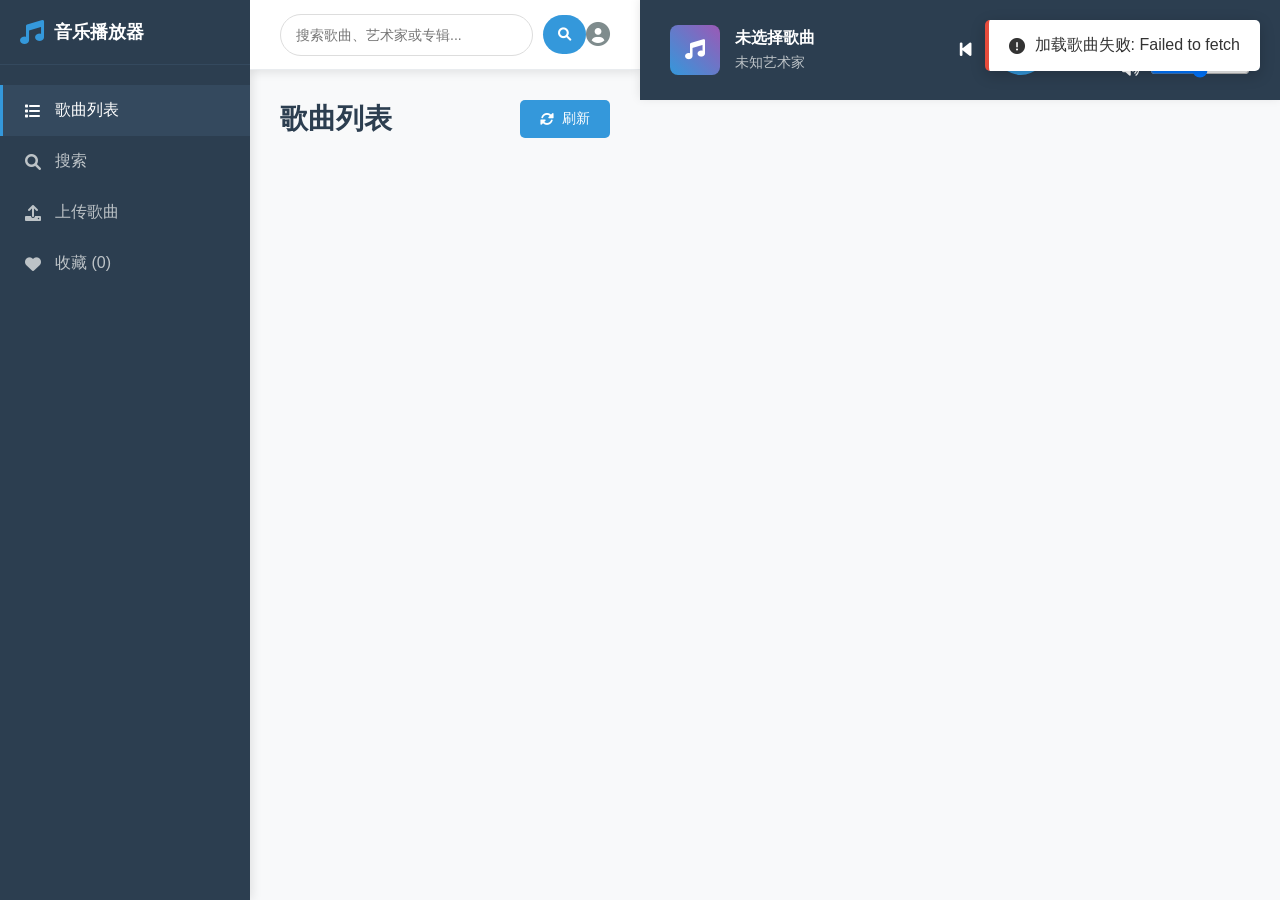
<file: music-front/index.html>
<!DOCTYPE html>
<html lang="zh-CN">
<head>
    <meta charset="UTF-8">
    <meta name="viewport" content="width=device-width, initial-scale=1.0">
    <title>音乐播放器</title>
    <link rel="shortcut icon" href="./assets/favicon.ico" type="image/x-icon"/>
    <link rel="stylesheet" href="./css/index.css">
    <link href="https://cdnjs.cloudflare.com/ajax/libs/font-awesome/6.0.0/css/all.min.css" rel="stylesheet">
</head>
<body>
    <div class="app-container">
        <!-- 侧边栏 -->
        <div class="sidebar">
            <div class="logo">
                <i class="fas fa-music"></i>
                <span>音乐播放器</span>
            </div>
            <nav class="nav-menu">
                <a href="#" class="nav-item active" data-section="songs">
                    <i class="fas fa-list"></i>
                    <span>歌曲列表</span>
                </a>
                <a href="#" class="nav-item" data-section="search">
                    <i class="fas fa-search"></i>
                    <span>搜索</span>
                </a>
                <a href="#" class="nav-item" data-section="upload">
                    <i class="fas fa-upload"></i>
                    <span>上传歌曲</span>
                </a>
                <a href="#" class="nav-item" data-section="favorites">
                    <i class="fas fa-heart"></i>
                    <span>收藏</span>
                </a>
            </nav>
        </div>

        <!-- 主内容区 -->
        <div class="main-content">
            <!-- 顶部搜索栏 -->
            <div class="top-bar">
                <div class="search-container">
                    <input type="text" id="searchInput" placeholder="搜索歌曲、艺术家或专辑...">
                    <button id="searchBtn"><i class="fas fa-search"></i></button>
                </div>
                <div class="user-info">
                    <i class="fas fa-user-circle"></i>
                </div>
            </div>

            <!-- 内容区域 -->
            <div class="content-area">
                <!-- 歌曲列表页面 -->
                <div id="songs-section" class="section active">
                    <div class="section-header">
                        <h2>歌曲列表</h2>
                        <div class="section-actions">
                            <button class="btn btn-primary" id="refreshSongs">
                                <i class="fas fa-sync-alt"></i> 刷新
                            </button>
                        </div>
                    </div>
                    <div class="songs-grid" id="songsGrid">
                        <!-- 歌曲卡片将在这里动态生成 -->
                    </div>
                </div>

                <!-- 搜索页面 -->
                <div id="search-section" class="section">
                    <div class="section-header">
                        <h2>搜索歌曲</h2>
                    </div>
                    <div class="search-filters">
                        <button class="filter-btn active" data-type="all">全部</button>
                        <button class="filter-btn" data-type="title">标题</button>
                        <button class="filter-btn" data-type="artist">艺术家</button>
                        <button class="filter-btn" data-type="album">专辑</button>
                        <button class="filter-btn" data-type="genre">流派</button>
                        <button class="filter-btn" data-type="language">语言</button>
                    </div>
                    <div class="search-results" id="searchResults">
                        <!-- 搜索结果将在这里显示 -->
                    </div>
                </div>

                <!-- 上传页面 -->
                <div id="upload-section" class="section">
                    <div class="section-header">
                        <h2>上传歌曲</h2>
                    </div>
                    <div class="upload-form">
                        <form id="uploadForm">
                            <div class="form-group">
                                <label for="songFile">音频文件 *</label>
                                <input type="file" id="songFile" name="file" accept="audio/*" required>
                            </div>
                            <div class="form-group">
                                <label for="lyricsFile">歌词文件 (可选)</label>
                                <input type="file" id="lyricsFile" name="lyricsFile" accept=".txt,.lrc,.srt">
                            </div>
                            <div class="form-row">
                                <div class="form-group">
                                    <label for="title">歌曲标题 *</label>
                                    <input type="text" id="title" name="title" required>
                                </div>
                                <div class="form-group">
                                    <label for="artist">艺术家</label>
                                    <input type="text" id="artist" name="artist">
                                </div>
                            </div>
                            <div class="form-row">
                                <div class="form-group">
                                    <label for="album">专辑</label>
                                    <input type="text" id="album" name="album">
                                </div>
                                <div class="form-group">
                                    <label for="genre">流派</label>
                                    <input type="text" id="genre" name="genre">
                                </div>
                            </div>
                            <div class="form-row">
                                <div class="form-group">
                                    <label for="releaseYear">发行年份</label>
                                    <input type="number" id="releaseYear" name="releaseYear" min="1900" max="2030">
                                </div>
                                <div class="form-group">
                                    <label for="durationSeconds">时长(秒)</label>
                                    <input type="number" id="durationSeconds" name="durationSeconds" min="1">
                                </div>
                            </div>
                            <div class="form-group">
                                <label for="language">语言</label>
                                <select id="language" name="language">
                                    <option value="">选择语言</option>
                                    <option value="中文">中文</option>
                                    <option value="英文">英文</option>
                                    <option value="日文">日文</option>
                                    <option value="韩文">韩文</option>
                                    <option value="其他">其他</option>
                                </select>
                            </div>
                            <div class="form-actions">
                                <button type="submit" class="btn btn-primary">
                                    <i class="fas fa-upload"></i> 上传歌曲
                                </button>
                                <button type="reset" class="btn btn-secondary">
                                    <i class="fas fa-undo"></i> 重置
                                </button>
                            </div>
                        </form>
                    </div>
                </div>

                <!-- 收藏页面 -->
                <div id="favorites-section" class="section">
                    <div class="section-header">
                        <h2>我的收藏</h2>
                    </div>
                    <div class="favorites-grid" id="favoritesGrid">
                        <!-- 收藏的歌曲将在这里显示 -->
                    </div>
                </div>
            </div>
        </div>

        <!-- 歌词滚动显示区域，初始隐藏，点击播放器栏弹出 -->
        <div class="lyrics-container collapsed" id="lyricsPanel">
            <div id="lyrics"></div>
        </div>

        <!-- 播放器控制栏 -->
        <div class="player-bar" id="playerBar">
            <div class="player-info">
                <div class="song-cover">
                    <i class="fas fa-music"></i>
                </div>
                <div class="song-details">
                    <div class="song-title" id="currentSongTitle">未选择歌曲</div>
                    <div class="song-artist" id="currentSongArtist">未知艺术家</div>
                </div>
            </div>
            
            <div class="player-controls">
                <button class="control-btn" id="prevBtn">
                    <i class="fas fa-step-backward"></i>
                </button>
                <button class="control-btn play-btn" id="playBtn">
                    <i class="fas fa-play"></i>
                </button>
                <button class="control-btn" id="nextBtn">
                    <i class="fas fa-step-forward"></i>
                </button>
            </div>
            
            <div class="player-progress">
                <div class="time-display">
                    <span id="currentTime">0:00</span>
                    <span>/</span>
                    <span id="totalTime">0:00</span>
                </div>
                <div class="progress-bar" id="progressBar">
                    <div class="progress-fill" id="progressFill"></div>
                    <input type="range" id="progressSlider" min="0" max="100" value="0">
                </div>
                <div class="volume-control">
                    <i class="fas fa-volume-up"></i>
                    <input type="range" id="volumeSlider" min="0" max="100" value="50">
                </div>
            </div>
        </div>
        <!-- 音频元素 -->
        <audio id="audioPlayer" preload="metadata">
            您的浏览器不支持音频播放。
        </audio>
    </div>

    <!-- 加载提示 -->
    <div id="loadingOverlay" class="loading-overlay">
        <div class="loading-spinner">
            <i class="fas fa-spinner fa-spin"></i>
            <p>加载中...</p>
        </div>
    </div>

    <!-- 消息提示 -->
    <div id="messageContainer" class="message-container"></div>

    <script src="./js/api.js"></script>
    <script src="./js/player.js"></script>
    <script src="./js/ui.js"></script>
    <script src="./js/index.js"></script>
</body>
</html>
</file>
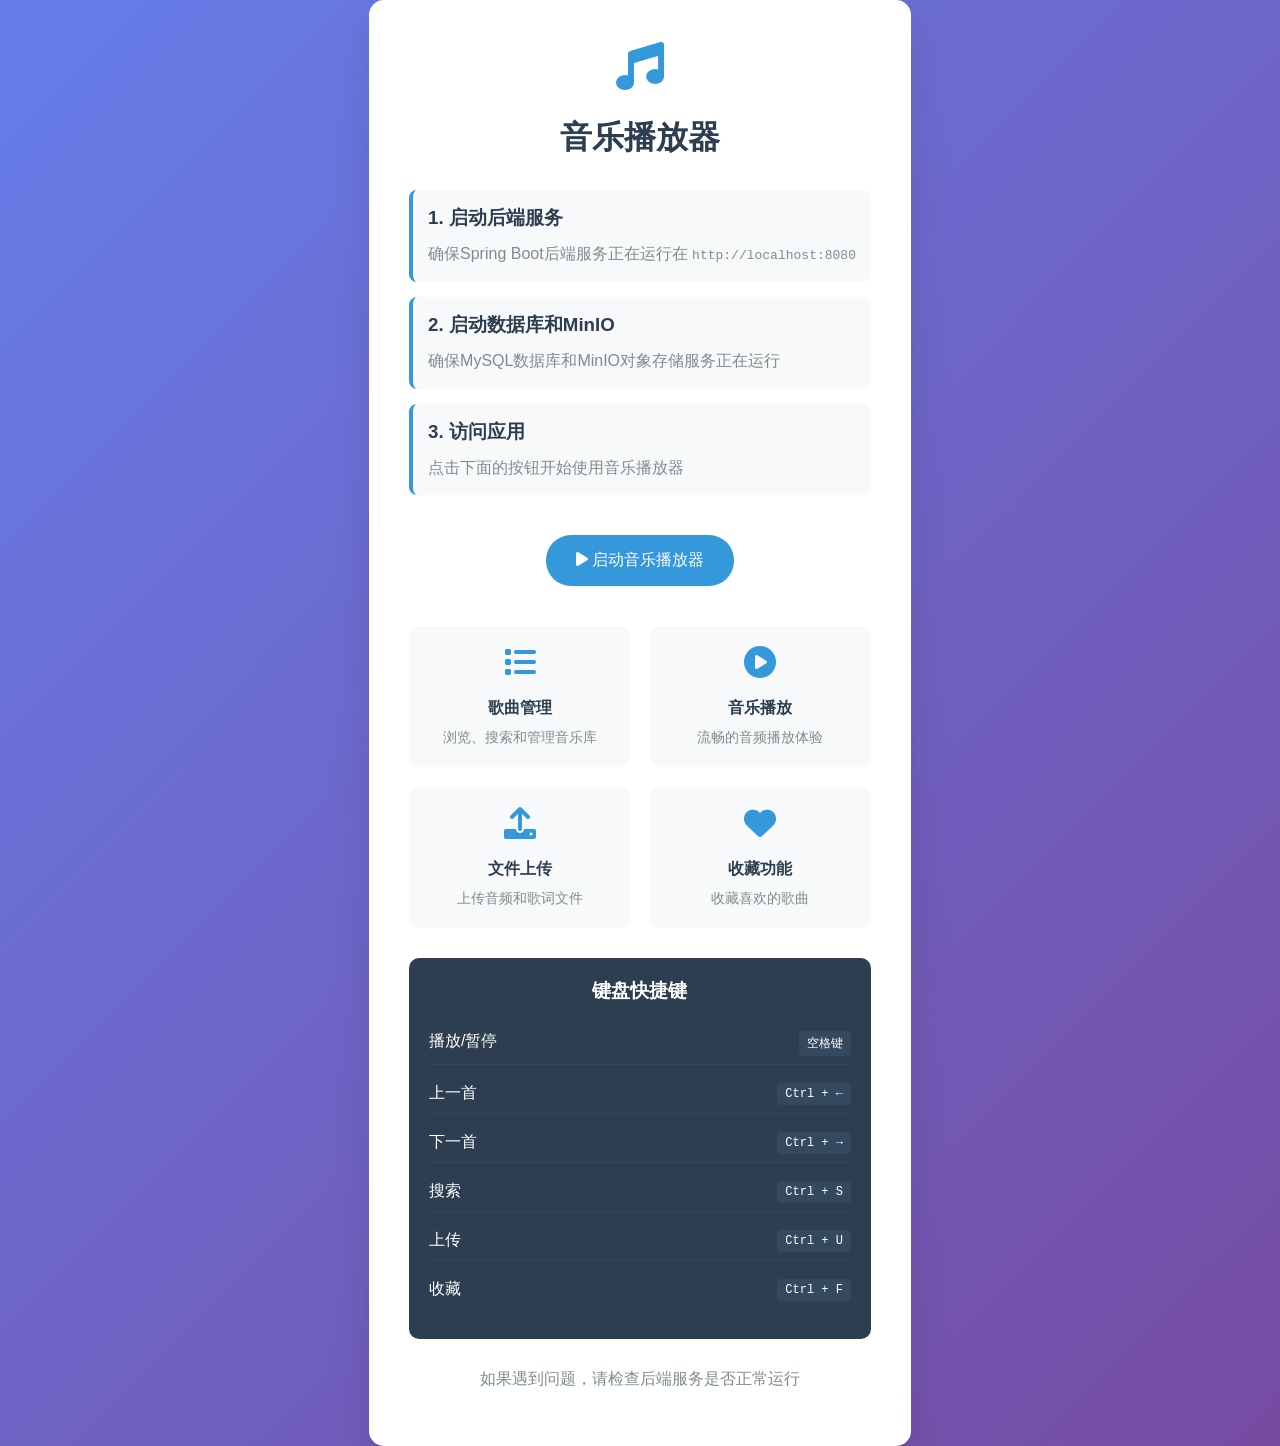
<file: music-front/start.html>
<!DOCTYPE html>
<html lang="zh-CN">
<head>
    <meta charset="UTF-8">
    <meta name="viewport" content="width=device-width, initial-scale=1.0">
    <title>音乐播放器 - 启动说明</title>
    <style>
        body {
            font-family: 'Segoe UI', Tahoma, Geneva, Verdana, sans-serif;
            background: linear-gradient(135deg, #667eea 0%, #764ba2 100%);
            margin: 0;
            padding: 0;
            min-height: 100vh;
            display: flex;
            align-items: center;
            justify-content: center;
        }
        
        .container {
            background: white;
            border-radius: 15px;
            padding: 40px;
            box-shadow: 0 20px 40px rgba(0,0,0,0.1);
            max-width: 600px;
            text-align: center;
        }
        
        .logo {
            font-size: 48px;
            color: #3498db;
            margin-bottom: 20px;
        }
        
        h1 {
            color: #2c3e50;
            margin-bottom: 30px;
            font-size: 32px;
        }
        
        .steps {
            text-align: left;
            margin: 30px 0;
        }
        
        .step {
            margin: 15px 0;
            padding: 15px;
            background: #f8f9fa;
            border-radius: 8px;
            border-left: 4px solid #3498db;
        }
        
        .step h3 {
            color: #2c3e50;
            margin: 0 0 10px 0;
        }
        
        .step p {
            color: #7f8c8d;
            margin: 0;
            line-height: 1.6;
        }
        
        .btn {
            display: inline-block;
            background: #3498db;
            color: white;
            padding: 15px 30px;
            text-decoration: none;
            border-radius: 25px;
            font-weight: 500;
            margin: 10px;
            transition: all 0.3s ease;
        }
        
        .btn:hover {
            background: #2980b9;
            transform: translateY(-2px);
            box-shadow: 0 5px 15px rgba(52, 152, 219, 0.3);
        }
        
        .features {
            display: grid;
            grid-template-columns: repeat(auto-fit, minmax(200px, 1fr));
            gap: 20px;
            margin: 30px 0;
        }
        
        .feature {
            padding: 20px;
            background: #f8f9fa;
            border-radius: 10px;
            text-align: center;
        }
        
        .feature i {
            font-size: 32px;
            color: #3498db;
            margin-bottom: 10px;
        }
        
        .feature h4 {
            color: #2c3e50;
            margin: 10px 0;
        }
        
        .feature p {
            color: #7f8c8d;
            font-size: 14px;
            margin: 0;
        }
        
        .shortcuts {
            background: #2c3e50;
            color: white;
            padding: 20px;
            border-radius: 10px;
            margin: 20px 0;
        }
        
        .shortcuts h3 {
            margin-top: 0;
        }
        
        .shortcut {
            display: flex;
            justify-content: space-between;
            margin: 10px 0;
            padding: 8px 0;
            border-bottom: 1px solid #34495e;
        }
        
        .shortcut:last-child {
            border-bottom: none;
        }
        
        .key {
            background: #34495e;
            padding: 4px 8px;
            border-radius: 4px;
            font-family: monospace;
            font-size: 12px;
        }
    </style>
    <link href="https://cdnjs.cloudflare.com/ajax/libs/font-awesome/6.0.0/css/all.min.css" rel="stylesheet">
</head>
<body>
    <div class="container">
        <div class="logo">
            <i class="fas fa-music"></i>
        </div>
        
        <h1>音乐播放器</h1>
        
        <div class="steps">
            <div class="step">
                <h3>1. 启动后端服务</h3>
                <p>确保Spring Boot后端服务正在运行在 <code>http://localhost:8080</code></p>
            </div>
            
            <div class="step">
                <h3>2. 启动数据库和MinIO</h3>
                <p>确保MySQL数据库和MinIO对象存储服务正在运行</p>
            </div>
            
            <div class="step">
                <h3>3. 访问应用</h3>
                <p>点击下面的按钮开始使用音乐播放器</p>
            </div>
        </div>
        
        <a href="index.html" class="btn">
            <i class="fas fa-play"></i> 启动音乐播放器
        </a>
        
        <div class="features">
            <div class="feature">
                <i class="fas fa-list"></i>
                <h4>歌曲管理</h4>
                <p>浏览、搜索和管理音乐库</p>
            </div>
            
            <div class="feature">
                <i class="fas fa-play-circle"></i>
                <h4>音乐播放</h4>
                <p>流畅的音频播放体验</p>
            </div>
            
            <div class="feature">
                <i class="fas fa-upload"></i>
                <h4>文件上传</h4>
                <p>上传音频和歌词文件</p>
            </div>
            
            <div class="feature">
                <i class="fas fa-heart"></i>
                <h4>收藏功能</h4>
                <p>收藏喜欢的歌曲</p>
            </div>
        </div>
        
        <div class="shortcuts">
            <h3>键盘快捷键</h3>
            <div class="shortcut">
                <span>播放/暂停</span>
                <span class="key">空格键</span>
            </div>
            <div class="shortcut">
                <span>上一首</span>
                <span class="key">Ctrl + ←</span>
            </div>
            <div class="shortcut">
                <span>下一首</span>
                <span class="key">Ctrl + →</span>
            </div>
            <div class="shortcut">
                <span>搜索</span>
                <span class="key">Ctrl + S</span>
            </div>
            <div class="shortcut">
                <span>上传</span>
                <span class="key">Ctrl + U</span>
            </div>
            <div class="shortcut">
                <span>收藏</span>
                <span class="key">Ctrl + F</span>
            </div>
        </div>
        
        <p style="color: #7f8c8d; margin-top: 30px;">
            如果遇到问题，请检查后端服务是否正常运行
        </p>
    </div>
</body>
</html>
</file>
<file: music-front/css/index.css>
/* 全局样式 */
* {
    margin: 0;
    padding: 0;
    box-sizing: border-box;
}

body {
    font-family: 'Segoe UI', Tahoma, Geneva, Verdana, sans-serif;
    background: linear-gradient(135deg, #667eea 0%, #764ba2 100%);
    color: #333;
    overflow: hidden;
}

/* 应用容器 */
.app-container {
    display: flex;
    height: 100vh;
    background: #f8f9fa;
}

/* 侧边栏 */
.sidebar {
    width: 250px;
    background: #2c3e50;
    color: white;
    display: flex;
    flex-direction: column;
    box-shadow: 2px 0 10px rgba(0,0,0,0.1);
}

.logo {
    padding: 20px;
    display: flex;
    align-items: center;
    gap: 10px;
    font-size: 18px;
    font-weight: bold;
    border-bottom: 1px solid #34495e;
}

.logo i {
    font-size: 24px;
    color: #3498db;
}

.nav-menu {
    flex: 1;
    padding: 20px 0;
}

.nav-item {
    display: flex;
    align-items: center;
    gap: 12px;
    padding: 15px 20px;
    color: #bdc3c7;
    text-decoration: none;
    transition: all 0.3s ease;
    border-left: 3px solid transparent;
}

.nav-item:hover {
    background: #34495e;
    color: white;
    border-left-color: #3498db;
}

.nav-item.active {
    background: #34495e;
    color: white;
    border-left-color: #3498db;
}

.nav-item i {
    width: 20px;
    text-align: center;
}

/* 主内容区 */
.main-content {
    flex: 1;
    display: flex;
    flex-direction: column;
    overflow: hidden;
}

/* 顶部栏 */
.top-bar {
    height: 70px;
    background: white;
    border-bottom: 1px solid #e9ecef;
    display: flex;
    align-items: center;
    justify-content: space-between;
    padding: 0 30px;
    box-shadow: 0 2px 10px rgba(0,0,0,0.1);
}

.search-container {
    display: flex;
    align-items: center;
    gap: 10px;
    flex: 1;
    max-width: 500px;
}

.search-container input {
    flex: 1;
    padding: 12px 15px;
    border: 1px solid #ddd;
    border-radius: 25px;
    font-size: 14px;
    outline: none;
    transition: border-color 0.3s ease;
}

.search-container input:focus {
    border-color: #3498db;
}

.search-container button {
    padding: 12px 15px;
    background: #3498db;
    color: white;
    border: none;
    border-radius: 25px;
    cursor: pointer;
    transition: background 0.3s ease;
}

.search-container button:hover {
    background: #2980b9;
}

.user-info {
    font-size: 24px;
    color: #7f8c8d;
    cursor: pointer;
}

/* 内容区域 */
.content-area {
    flex: 1;
    overflow-y: auto;
    padding: 30px;
}

.section {
    display: none;
}

.section.active {
    display: block;
}

.section-header {
    display: flex;
    justify-content: space-between;
    align-items: center;
    margin-bottom: 30px;
}

.section-header h2 {
    font-size: 28px;
    color: #2c3e50;
    font-weight: 600;
}

/* 按钮样式 */
.btn {
    padding: 10px 20px;
    border: none;
    border-radius: 5px;
    cursor: pointer;
    font-size: 14px;
    font-weight: 500;
    transition: all 0.3s ease;
    display: inline-flex;
    align-items: center;
    gap: 8px;
}

.btn-primary {
    background: #3498db;
    color: white;
}

.btn-primary:hover {
    background: #2980b9;
}

.btn-secondary {
    background: #95a5a6;
    color: white;
}

.btn-secondary:hover {
    background: #7f8c8d;
}

/* 歌曲网格 */
.songs-grid {
    display: grid;
    grid-template-columns: repeat(auto-fill, minmax(300px, 1fr));
    gap: 20px;
}

.song-card {
    background: white;
    border-radius: 10px;
    padding: 20px;
    box-shadow: 0 4px 15px rgba(0,0,0,0.1);
    transition: transform 0.3s ease, box-shadow 0.3s ease;
    cursor: pointer;
}

.song-card:hover {
    transform: translateY(-5px);
    box-shadow: 0 8px 25px rgba(0,0,0,0.15);
}

.song-card-header {
    display: flex;
    align-items: center;
    gap: 15px;
    margin-bottom: 15px;
}

.song-cover {
    width: 60px;
    height: 60px;
    background: linear-gradient(45deg, #3498db, #9b59b6);
    border-radius: 8px;
    display: flex;
    align-items: center;
    justify-content: center;
    color: white;
    font-size: 24px;
}

.song-info h3 {
    font-size: 16px;
    font-weight: 600;
    color: #2c3e50;
    margin-bottom: 5px;
}

.song-info p {
    font-size: 14px;
    color: #7f8c8d;
    margin-bottom: 3px;
}

.song-card-actions {
    display: flex;
    gap: 10px;
    margin-top: 15px;
}

.action-btn {
    padding: 8px 12px;
    border: none;
    border-radius: 5px;
    cursor: pointer;
    font-size: 12px;
    transition: all 0.3s ease;
    display: flex;
    align-items: center;
    gap: 5px;
}

.play-btn {
    background: #27ae60;
    color: white;
}

.play-btn:hover {
    background: #229954;
}

.download-btn {
    background: #f39c12;
    color: white;
}

.download-btn:hover {
    background: #e67e22;
}

.favorite-btn {
    background: #e74c3c;
    color: white;
}

.favorite-btn:hover {
    background: #c0392b;
}

/* 搜索过滤器 */
.search-filters {
    display: flex;
    gap: 10px;
    margin-bottom: 20px;
    flex-wrap: wrap;
}

.filter-btn {
    padding: 8px 16px;
    border: 1px solid #ddd;
    background: white;
    border-radius: 20px;
    cursor: pointer;
    transition: all 0.3s ease;
    font-size: 14px;
}

.filter-btn:hover {
    border-color: #3498db;
    color: #3498db;
}

.filter-btn.active {
    background: #3498db;
    color: white;
    border-color: #3498db;
}

/* 上传表单 */
.upload-form {
    max-width: 600px;
    background: white;
    padding: 30px;
    border-radius: 10px;
    box-shadow: 0 4px 15px rgba(0,0,0,0.1);
}

.form-group {
    margin-bottom: 20px;
}

.form-row {
    display: grid;
    grid-template-columns: 1fr 1fr;
    gap: 20px;
}

.form-group label {
    display: block;
    margin-bottom: 8px;
    font-weight: 500;
    color: #2c3e50;
}

.form-group input,
.form-group select {
    width: 100%;
    padding: 12px;
    border: 1px solid #ddd;
    border-radius: 5px;
    font-size: 14px;
    transition: border-color 0.3s ease;
}

.form-group input:focus,
.form-group select:focus {
    outline: none;
    border-color: #3498db;
}

.form-actions {
    display: flex;
    gap: 15px;
    margin-top: 30px;
}

/* 播放器控制栏 */
.player-bar {
    height: 100px;
    background: #2c3e50;
    color: white;
    display: flex;
    align-items: center;
    padding: 0 30px;
    gap: 30px;
    box-shadow: 0 -2px 10px rgba(0,0,0,0.1);
}

.player-info {
    display: flex;
    align-items: center;
    gap: 15px;
    min-width: 250px;
}

.player-info .song-cover {
    width: 50px;
    height: 50px;
    background: linear-gradient(45deg, #3498db, #9b59b6);
    border-radius: 8px;
    display: flex;
    align-items: center;
    justify-content: center;
    color: white;
    font-size: 20px;
}

.song-title {
    font-size: 16px;
    font-weight: 600;
    margin-bottom: 5px;
}

.song-artist {
    font-size: 14px;
    color: #bdc3c7;
}

.player-controls {
    display: flex;
    align-items: center;
    gap: 15px;
}

.control-btn {
    background: none;
    border: none;
    color: white;
    font-size: 18px;
    cursor: pointer;
    padding: 10px;
    border-radius: 50%;
    transition: background 0.3s ease;
}

.control-btn:hover {
    background: rgba(255,255,255,0.1);
}

.play-btn {
    background: #3498db;
    width: 50px;
    height: 50px;
    display: flex;
    align-items: center;
    justify-content: center;
}

.play-btn:hover {
    background: #2980b9;
}

.player-progress {
    flex: 1;
    display: flex;
    flex-direction: column;
    gap: 10px;
}

.time-display {
    display: flex;
    justify-content: space-between;
    font-size: 12px;
    color: #bdc3c7;
}

.progress-bar {
    position: relative;
    height: 6px;
    background: rgba(255,255,255,0.2);
    border-radius: 3px;
    cursor: pointer;
}

.progress-fill {
    height: 100%;
    background: #3498db;
    border-radius: 3px;
    width: 0%;
    transition: width 0.1s ease;
}

.progress-bar input[type="range"] {
    position: absolute;
    top: 0;
    left: 0;
    width: 100%;
    height: 100%;
    opacity: 0;
    cursor: pointer;
}

.volume-control {
    display: flex;
    align-items: center;
    gap: 10px;
    font-size: 14px;
}

.volume-control input[type="range"] {
    width: 100px;
}

/* 加载覆盖层 */
.loading-overlay {
    position: fixed;
    top: 0;
    left: 0;
    width: 100%;
    height: 100%;
    background: rgba(0,0,0,0.5);
    display: none;
    align-items: center;
    justify-content: center;
    z-index: 1000;
}

.loading-overlay.show {
    display: flex;
}

.loading-spinner {
    background: white;
    padding: 30px;
    border-radius: 10px;
    text-align: center;
    box-shadow: 0 4px 20px rgba(0,0,0,0.3);
}

.loading-spinner i {
    font-size: 32px;
    color: #3498db;
    margin-bottom: 15px;
}

/* 消息提示 */
.message-container {
    position: fixed;
    top: 20px;
    right: 20px;
    z-index: 1001;
}

.message {
    background: white;
    padding: 15px 20px;
    border-radius: 5px;
    box-shadow: 0 4px 15px rgba(0,0,0,0.2);
    margin-bottom: 10px;
    display: flex;
    align-items: center;
    gap: 10px;
    animation: slideIn 0.3s ease;
}

.message.success {
    border-left: 4px solid #27ae60;
}

.message.error {
    border-left: 4px solid #e74c3c;
}

.message.info {
    border-left: 4px solid #3498db;
}

@keyframes slideIn {
    from {
        transform: translateX(100%);
        opacity: 0;
    }
    to {
        transform: translateX(0);
        opacity: 1;
    }
}

/* 歌词滚动显示区域 */
.lyrics-container {
    position: fixed;
    left: 0;
    right: 0;
    bottom: 100px; /* 播放器栏高度 */
    margin: 0 auto;
    z-index: 1002;
    box-shadow: 0 -2px 10px rgba(0,0,0,0.08);
    background: rgba(255,255,255,0.97);
    border-radius: 10px 10px 0 0;
    max-width: 900px;
    width: 100%;
    height: 180px;
    max-height: 220px;
    min-height: 80px;
    display: flex;
    align-items: center;
    justify-content: center;
    opacity: 1;
    pointer-events: auto;
    transition: transform 0.35s cubic-bezier(.4,1.6,.4,1), opacity 0.3s;
    transform: translateY(0);
}
.lyrics-container.collapsed {
    opacity: 0;
    pointer-events: none;
    transform: translateY(100%);
}

#lyrics {
    width: 100%;
    height: 100%;
    overflow-y: auto;
    scroll-behavior: smooth;
    display: flex;
    flex-direction: column;
    justify-content: center;
    align-items: center;
    position: relative;
    padding: 0;
}

.lyric-line {
    color: #888;
    font-size: 18px;
    line-height: 2.2;
    white-space: pre-line;
    opacity: 0.5;
    transition: color 0.2s, font-size 0.2s, opacity 0.2s;
    padding: 0 10px;
    user-select: none;
}

.lyric-line.active {
    color: #3498db;
    font-weight: bold;
    font-size: 24px;
    background: none;
    border-radius: 6px;
    opacity: 1;
    z-index: 2;
}

.lyric-line.prev, .lyric-line.next {
    opacity: 0.7;
    font-size: 18px;
}

.lyric-line.far {
    opacity: 0.3;
    font-size: 15px;
}

.lyrics-container::-webkit-scrollbar {
    width: 6px;
    background: #f8f9fa;
}
.lyrics-container::-webkit-scrollbar-thumb {
    background: #e0e0e0;
    border-radius: 3px;
}

/* 响应式设计 */
@media (max-width: 768px) {
    .sidebar {
        width: 60px;
    }
    
    .logo span,
    .nav-item span {
        display: none;
    }
    
    .form-row {
        grid-template-columns: 1fr;
    }
    
    .player-bar {
        flex-direction: column;
        height: auto;
        padding: 15px;
        gap: 15px;
    }
    
    .player-info {
        min-width: auto;
    }
    
    .songs-grid {
        grid-template-columns: 1fr;
    }

    .lyrics-container {
        font-size: 14px;
        max-width: 100vw;
        height: 110px;
        min-height: 60px;
        max-height: 120px;
        padding: 0;
    }
    .lyric-line.active {
        font-size: 16px;
    }
}

@media (max-width: 900px) {
    .lyrics-container {
        max-width: 100vw;
        left: 0;
        right: 0;
    }
 }
</file>
